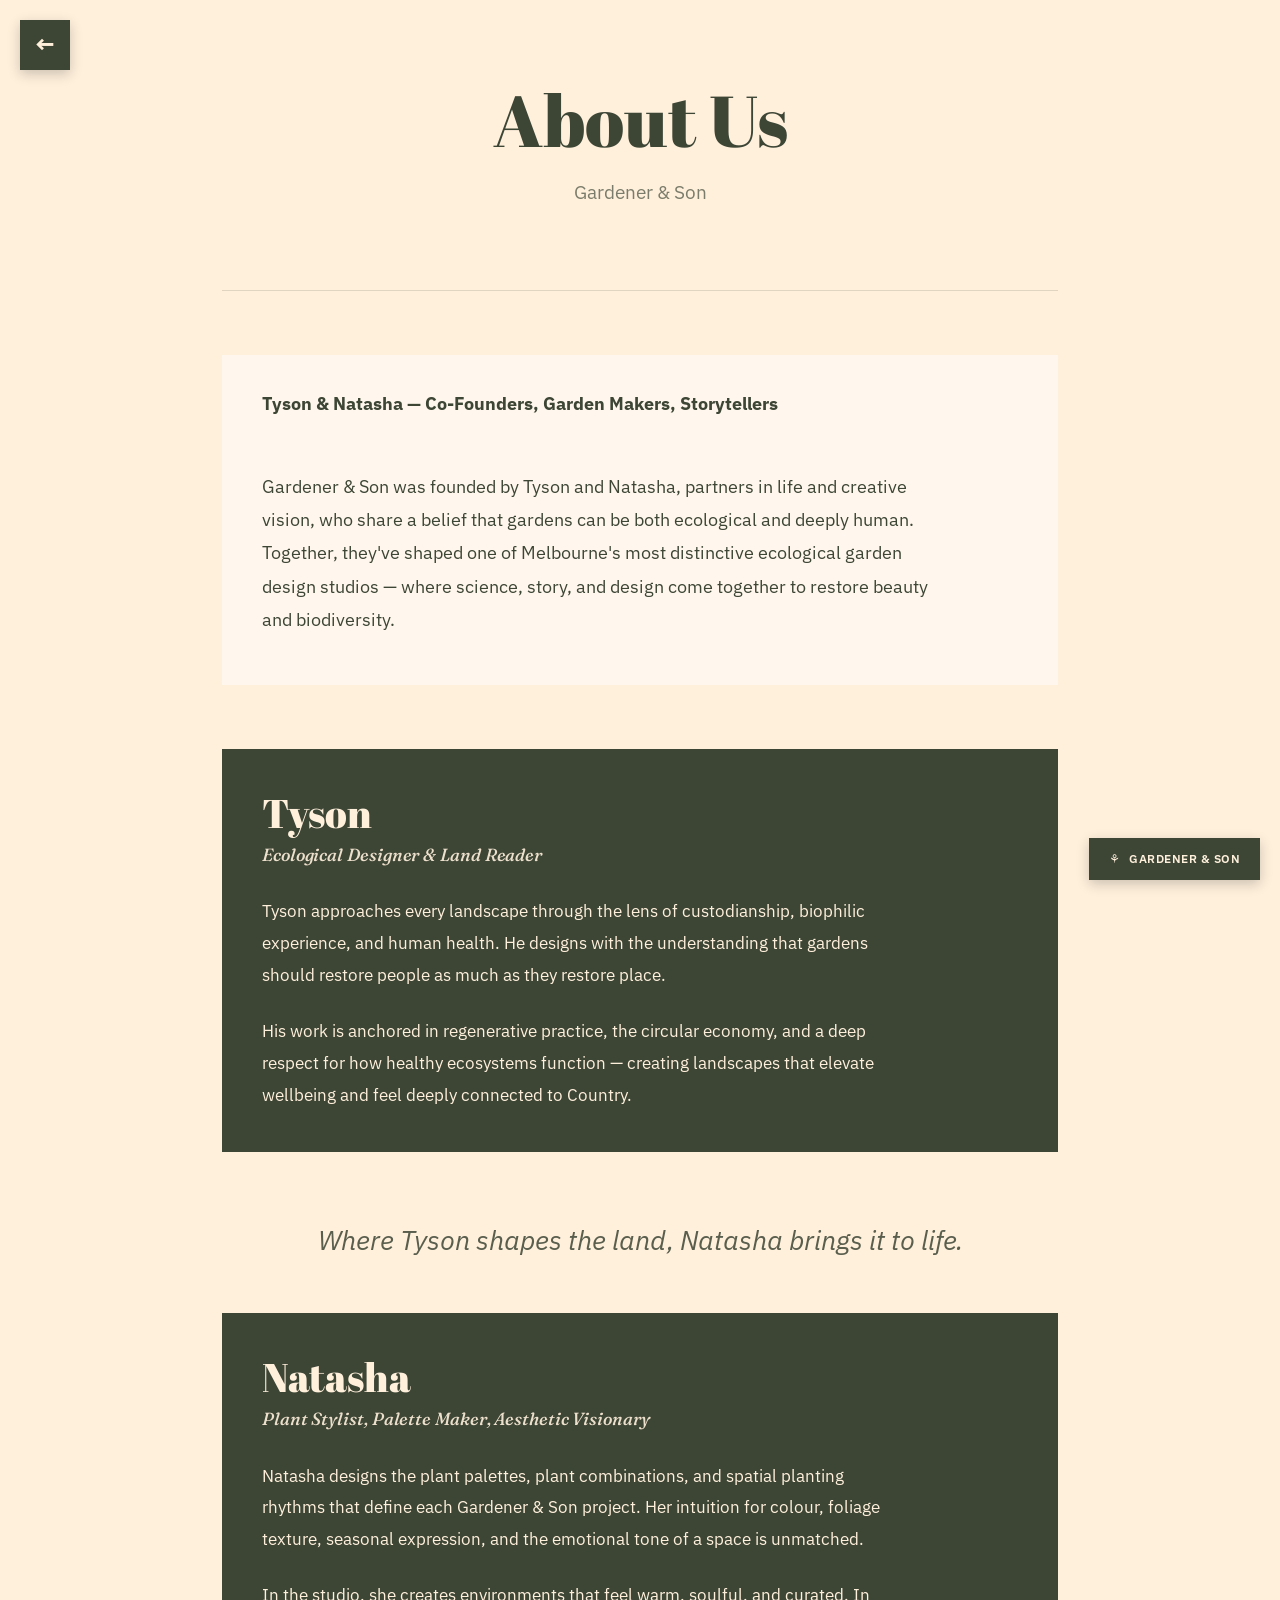
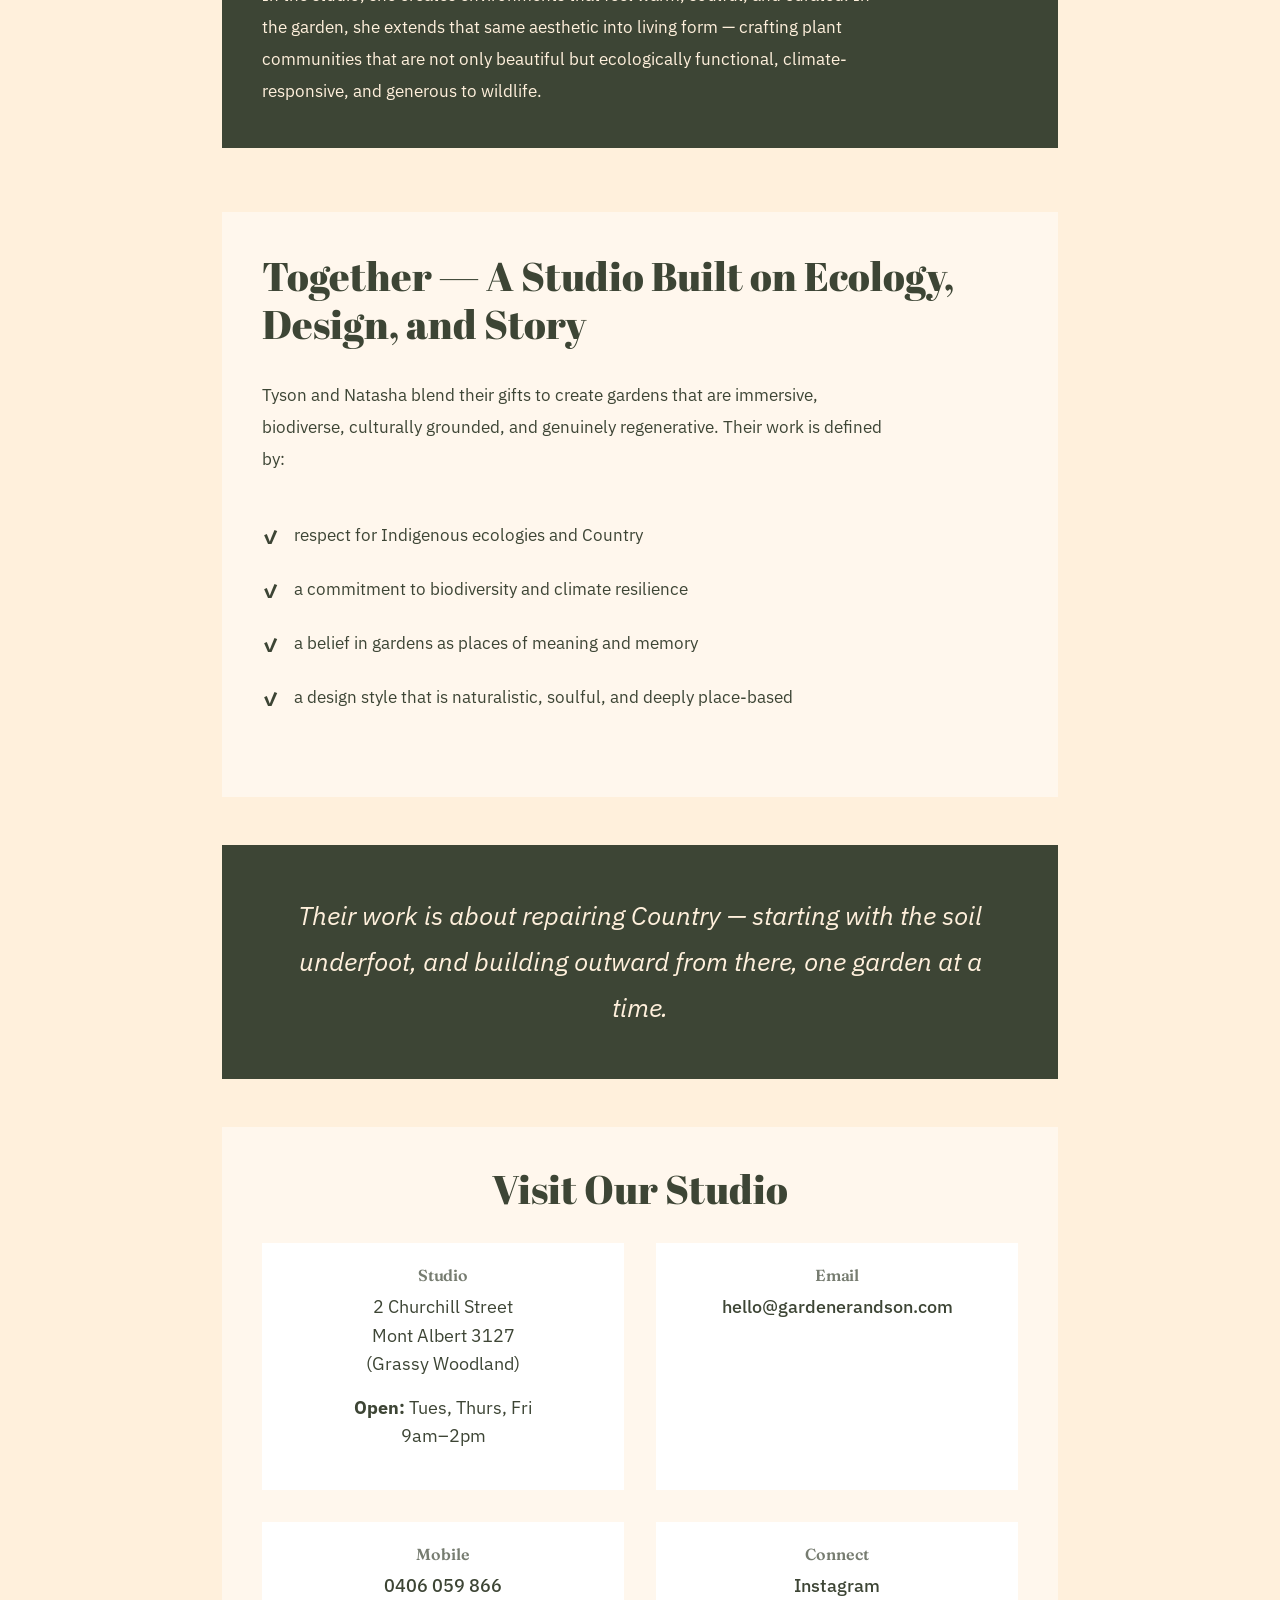
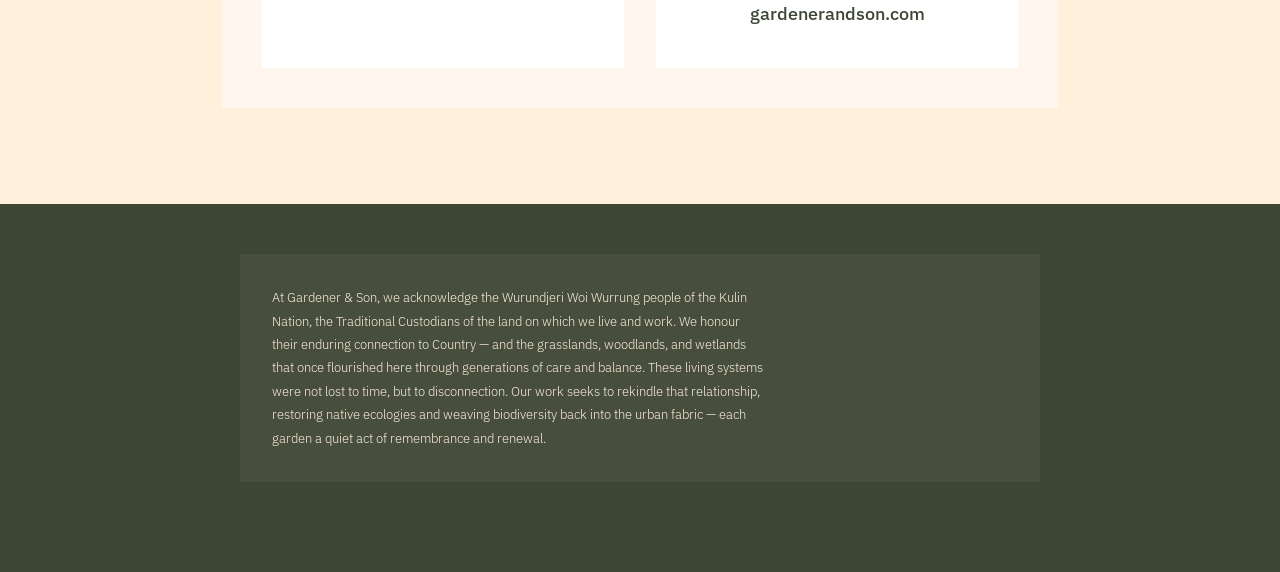
<file: about.html>
<!DOCTYPE html>
<html lang="en">
<head>
  <meta charset="UTF-8"/>
  <meta name="viewport" content="width=device-width, initial-scale=1.0"/>
  
  <!-- PWA Configuration -->
  <link rel="manifest" href="manifest.json">
  <meta name="theme-color" content="#3d4535">
  <meta name="apple-mobile-web-app-capable" content="yes">
  <meta name="apple-mobile-web-app-status-bar-style" content="black-translucent">
  <meta name="apple-mobile-web-app-title" content="Ecological Garden">
  <link rel="apple-touch-icon" href="icon-192.png">
  <link rel="icon" type="image/png" sizes="32x32" href="favicon.png">

  <title>About Us | Gardener & Son</title>
  <link rel="stylesheet" href="/assets/brand.css">
  <style>
    .container { max-width: 900px; }

    .intro {
      background: rgba(255, 255, 255, 0.5);
      padding: 2rem 2.5rem;
      margin-bottom: 4rem;
      font-size: 1.1rem;
      line-height: 1.9;
    }

    .profile {
      margin-bottom: 4rem;
      padding: 2.5rem;
      background-color: var(--green);
      color: var(--beige);
    }

    .profile h2 {
      font-family: var(--font-hero);
      font-size: clamp(1.8rem, 5vw, 2.5rem);
      margin-bottom: 0.5rem;
      letter-spacing: 0;
      line-height: 1.2;
    }

    .profile h3 { font-size: 1.1rem; font-weight: 500; margin-bottom: 2rem; opacity: 0.9; font-style: italic; }
    .profile p { font-size: 1.05rem; line-height: 1.9; margin-bottom: 1.5rem; }
    .profile p:last-child { margin-bottom: 0; }

    .transition-text {
      text-align: center;
      font-size: clamp(1.3rem, 3vw, 1.7rem);
      font-style: italic;
      color: var(--ink);
      margin: 3rem 0;
      padding: 0 2rem;
      opacity: 0.85;
    }

    .together {
      background: rgba(255, 255, 255, 0.5);
      padding: 2.5rem;
      margin-bottom: 3rem;
    }

    .together h2 {
      font-family: var(--font-hero);
      font-size: clamp(1.8rem, 5vw, 2.5rem);
      color: var(--ink);
      margin-bottom: 2rem;
      letter-spacing: 0;
      line-height: 1.2;
    }

    .together p { font-size: 1.05rem; line-height: 1.9; margin-bottom: 1.5rem; }
    .together ul { list-style: none; padding: 0; margin: 2rem 0; }

    .together ul li {
      font-size: 1.05rem;
      line-height: 1.8;
      padding: 0.75rem 0 0.75rem 2rem;
      position: relative;
    }

    .together ul li::before {
      content: "✓";
      position: absolute;
      left: 0;
      color: var(--ink);
      font-weight: bold;
      font-size: 1.2rem;
    }

    .vision {
      text-align: center;
      padding: 3rem 2rem;
      background-color: var(--green);
      color: var(--beige);
      margin-bottom: 3rem;
    }

    .vision p {
      font-size: clamp(1.2rem, 3vw, 1.6rem);
      line-height: 1.8;
      font-style: italic;
      max-width: 700px;
      margin: 0 auto;
    }

    .contact-info-section {
      background: rgba(255, 255, 255, 0.5);
      padding: 2.5rem;
      margin-bottom: 3rem;
      text-align: center;
    }

    .contact-info-section h2 {
      font-family: var(--font-hero);
      font-size: clamp(1.8rem, 5vw, 2.5rem);
      color: var(--ink);
      margin-bottom: 2rem;
      letter-spacing: 0;
    }

    .contact-details {
      display: grid;
      grid-template-columns: repeat(auto-fit, minmax(250px, 1fr));
      gap: 2rem;
      margin-top: 2rem;
    }

    .contact-item { padding: 1.5rem; background: white; }
    .contact-item h3 { font-size: 1rem; font-weight: 600; margin-bottom: 0.5rem; opacity: 0.7; }
    .contact-item p { font-size: 1.1rem; line-height: 1.6; }
    .contact-item a { color: var(--ink); text-decoration: none; font-weight: 500; }
    .contact-item a:hover { opacity: 0.7; }

    @media (max-width: 768px) {
      .intro, .profile, .together, .contact-info-section { padding: 1.5rem; }
      .profile h3 { font-size: 1rem; }
      .transition-text { font-size: 1.2rem; margin: 2rem 0; }
      .contact-details { grid-template-columns: 1fr; gap: 1rem; }
    }

    @media (max-width: 480px) {
      .intro, .profile, .together, .contact-info-section { padding: 1.2rem; }
      .transition-text { font-size: 1.1rem; }
    }
  </style>
</head>
<body>
  <a href="index.html" class="back-button">←</a>
  <a href="https://www.gardenerandson.com" target="_blank" class="brand-badge">Gardener & Son</a>

  <div class="container">
    <div class="hero">
      <h1>About Us</h1>
      <p class="subtitle">Gardener & Son</p>
    </div>

    <div class="intro">
      <p><strong>Tyson & Natasha — Co-Founders, Garden Makers, Storytellers</strong></p><br>
      <p>Gardener & Son was founded by Tyson and Natasha, partners in life and creative vision, who share a belief that gardens can be both ecological and deeply human. Together, they've shaped one of Melbourne's most distinctive ecological garden design studios — where science, story, and design come together to restore beauty and biodiversity.</p>
    </div>

    <div class="profile">
      <h2>Tyson</h2>
      <h3>Ecological Designer & Land Reader</h3>
      <p>Tyson approaches every landscape through the lens of custodianship, biophilic experience, and human health. He designs with the understanding that gardens should restore people as much as they restore place.</p>
      <p>His work is anchored in regenerative practice, the circular economy, and a deep respect for how healthy ecosystems function — creating landscapes that elevate wellbeing and feel deeply connected to Country.</p>
    </div>

    <p class="transition-text">Where Tyson shapes the land, Natasha brings it to life.</p>

    <div class="profile">
      <h2>Natasha</h2>
      <h3>Plant Stylist, Palette Maker, Aesthetic Visionary</h3>
      <p>Natasha designs the plant palettes, plant combinations, and spatial planting rhythms that define each Gardener & Son project. Her intuition for colour, foliage texture, seasonal expression, and the emotional tone of a space is unmatched.</p>
      <p>In the studio, she creates environments that feel warm, soulful, and curated. In the garden, she extends that same aesthetic into living form — crafting plant communities that are not only beautiful but ecologically functional, climate-responsive, and generous to wildlife.</p>
    </div>

    <div class="together">
      <h2>Together — A Studio Built on Ecology, Design, and Story</h2>
      <p>Tyson and Natasha blend their gifts to create gardens that are immersive, biodiverse, culturally grounded, and genuinely regenerative. Their work is defined by:</p>
      <ul>
        <li>respect for Indigenous ecologies and Country</li>
        <li>a commitment to biodiversity and climate resilience</li>
        <li>a belief in gardens as places of meaning and memory</li>
        <li>a design style that is naturalistic, soulful, and deeply place-based</li>
      </ul>
    </div>

    <div class="vision">
      <p>Their work is about repairing Country — starting with the soil underfoot, and building outward from there, one garden at a time.</p>
    </div>

    <div class="contact-info-section">
      <h2>Visit Our Studio</h2>
      <div class="contact-details">
        <div class="contact-item">
          <h3>Studio</h3>
          <p>2 Churchill Street<br>Mont Albert 3127<br>(Grassy Woodland)</p>
          <p><strong>Open:</strong> Tues, Thurs, Fri<br>9am–2pm</p>
          
        </div>
        <div class="contact-item">
          <h3>Email</h3>
          <p><a href="mailto:hello@gardenerandson.com">hello@gardenerandson.com</a></p>
        </div>
        <div class="contact-item">
          <h3>Mobile</h3>
          <p><a href="tel:0406059866">0406 059 866</a></p>
        </div>
        <div class="contact-item">
          <h3>Connect</h3>
          <p>
            <a href="https://www.instagram.com/gardenerandson/" target="_blank">Instagram</a><br>
            <a href="https://www.gardenerandson.com" target="_blank">gardenerandson.com</a>
          </p>
        </div>
      </div>
    </div>
  </div>

  <!-- Footer - exact match from evc-map page -->
  <footer id="footer">
    <div class="acknowledgement">
      <p>
        At Gardener & Son, we acknowledge the Wurundjeri Woi Wurrung people of the Kulin Nation, the Traditional Custodians of the land on which we live and work. We honour their enduring connection to Country — and the grasslands, woodlands, and wetlands that once flourished here through generations of care and balance. These living systems were not lost to time, but to disconnection. Our work seeks to rekindle that relationship, restoring native ecologies and weaving biodiversity back into the urban fabric — each garden a quiet act of remembrance and renewal.
      </p>
    </div>
    <p>
</file>
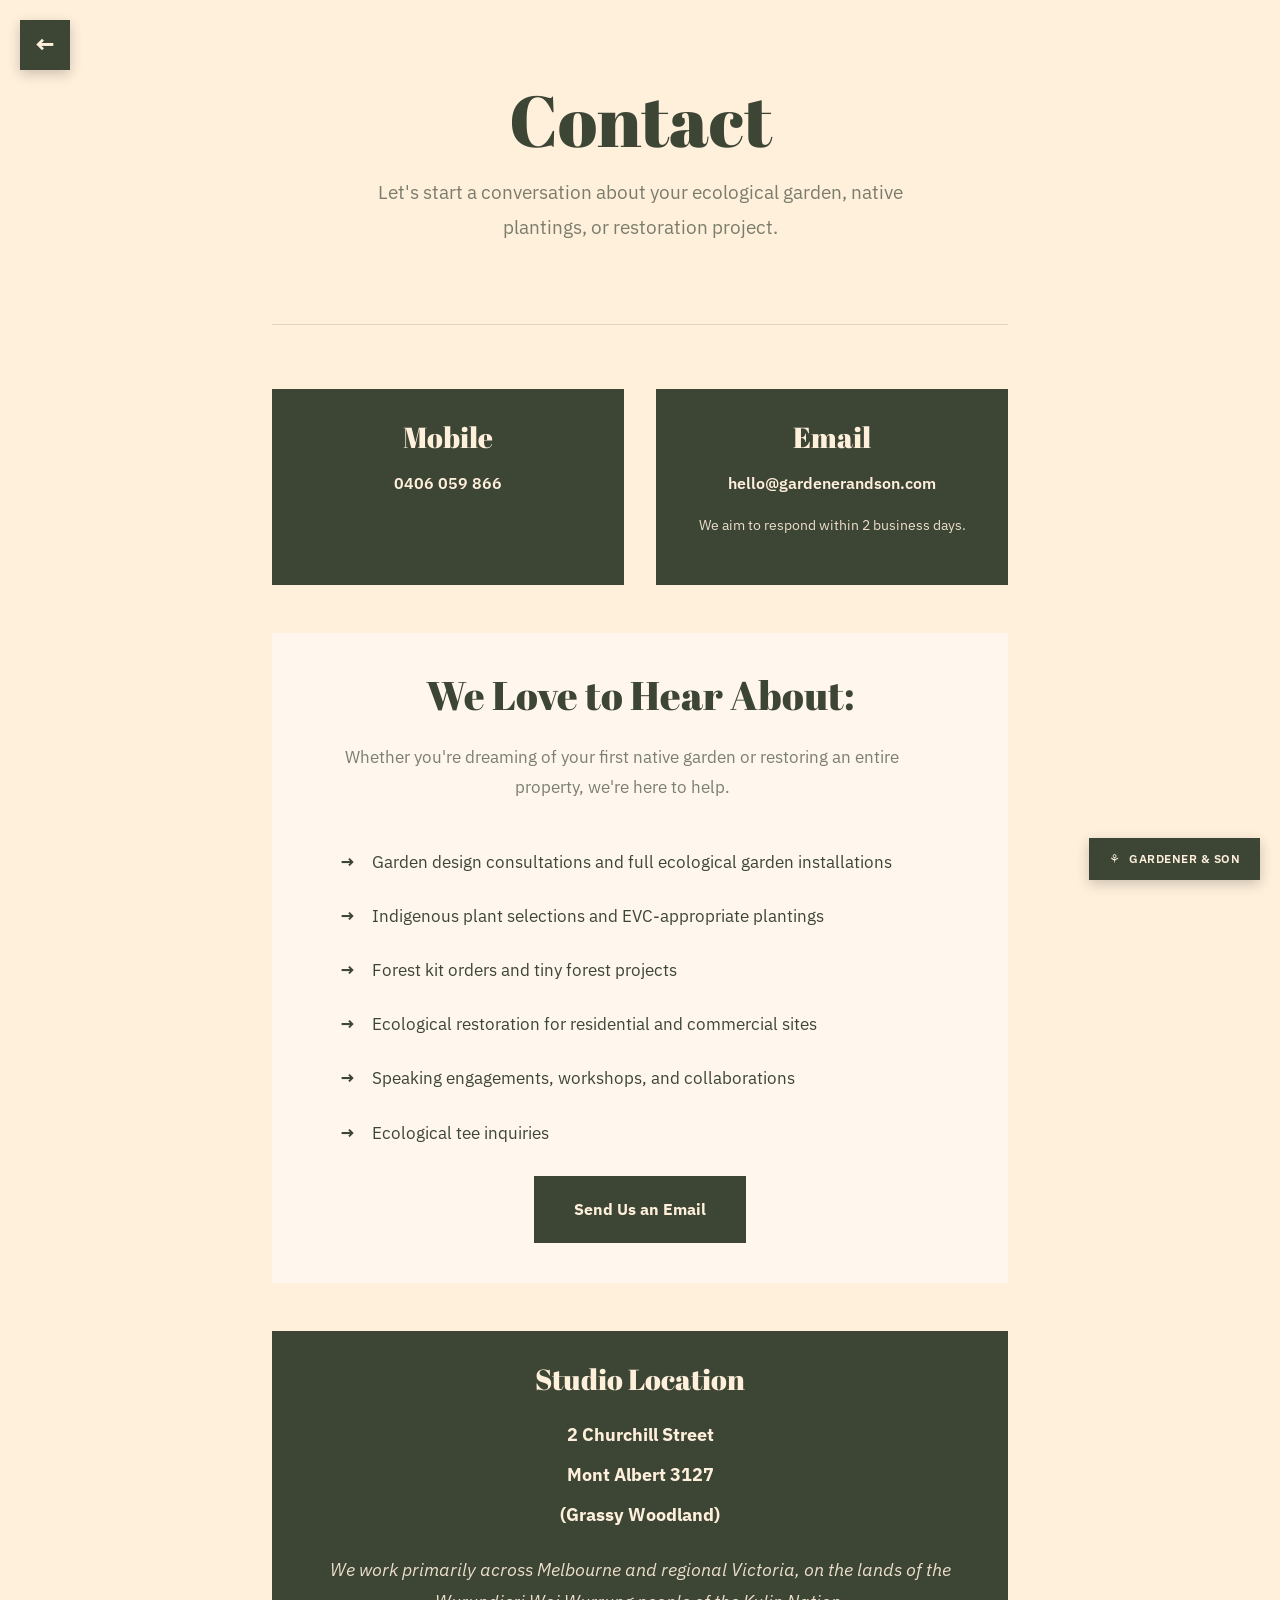
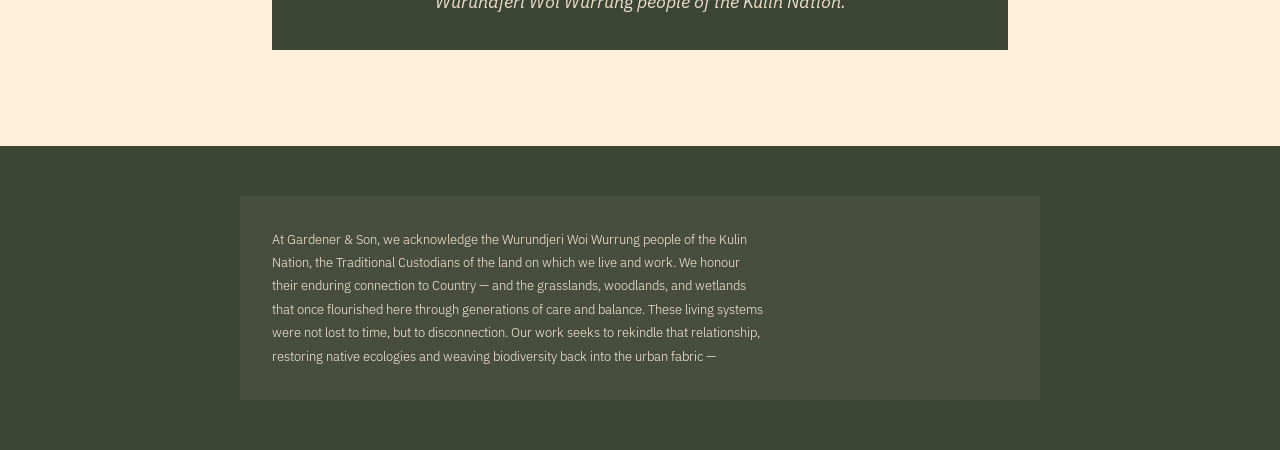
<file: contact.html>
<!DOCTYPE html>
<html lang="en">
<head>
  <meta charset="UTF-8"/>
  <meta name="viewport" content="width=device-width, initial-scale=1.0"/>
  
  <!-- PWA Configuration -->
  <link rel="manifest" href="manifest.json">
  <meta name="theme-color" content="#3d4535">
  <meta name="apple-mobile-web-app-capable" content="yes">
  <meta name="apple-mobile-web-app-status-bar-style" content="black-translucent">
  <meta name="apple-mobile-web-app-title" content="Ecological Garden">
  <link rel="apple-touch-icon" href="icon-192.png">
  <link rel="icon" type="image/png" sizes="32x32" href="favicon.png">

  <title>Contact | Gardener & Son</title>
  <link rel="stylesheet" href="/assets/brand.css">
  <style>
    .contact-grid {
      display: grid;
      grid-template-columns: repeat(auto-fit, minmax(250px, 1fr));
      gap: 2rem;
      margin-bottom: 3rem;
    }

    .contact-card {
      background-color: var(--green);
      color: var(--beige);
      padding: 2rem;
      text-align: center;
    }

    .contact-card h2 {
      font-family: var(--font-hero);
      font-size: 1.8rem;
      margin-bottom: 1rem;
      letter-spacing: 0;
    }

    .contact-card p { font-size: 1rem; line-height: 1.7; margin-bottom: 1rem; }

    .contact-card a {
      color: var(--beige);
      text-decoration: none;
      font-weight: 600;
      transition: opacity 0.3s;
    }

    .contact-card a:hover { opacity: 0.8; }

    .inquiry-section {
      background: rgba(255, 255, 255, 0.5);
      padding: 2.5rem;
      margin-bottom: 3rem;
    }

    .inquiry-section h2 {
      font-family: var(--font-hero);
      font-size: clamp(1.8rem, 5vw, 2.5rem);
      color: var(--ink);
      margin-bottom: 1.5rem;
      text-align: center;
      letter-spacing: 0;
    }

    .inquiry-section p {
      font-size: 1.05rem;
      line-height: 1.8;
      margin-bottom: 2rem;
      text-align: center;
      color: var(--ink-muted);
    }

    .inquiry-list {
      list-style: none;
      padding: 0;
      max-width: 600px;
      margin: 0 auto;
    }

    .inquiry-list li {
      font-size: 1.05rem;
      line-height: 1.8;
      padding: 0.75rem 0 0.75rem 2rem;
      position: relative;
    }

    .inquiry-list li::before {
      content: "→";
      position: absolute;
      left: 0;
      color: var(--ink);
      font-weight: bold;
    }

    .email-button {
      display: inline-block;
      padding: 1.2rem 2.5rem;
      background-color: var(--green);
      color: var(--beige);
      text-decoration: none;
      font-weight: 700;
      font-size: 1rem;
      transition: all 0.3s ease;
      margin-top: 1rem;
    }

    .email-button:hover {
      transform: scale(1.05);
      box-shadow: 0 8px 25px rgba(61, 69, 53, 0.25);
    }

    .location-info {
      text-align: center;
      padding: 2rem;
      background-color: var(--green);
      color: var(--beige);
      margin-bottom: 3rem;
    }

    .location-info h2 {
      font-family: var(--font-hero);
      font-size: 1.8rem;
      margin-bottom: 1.5rem;
      letter-spacing: 0;
    }

    .location-info p { font-size: 1.1rem; line-height: 1.8; margin-bottom: 0.5rem; }
    .location-info p:last-child { margin-bottom: 0; font-style: italic; opacity: 0.9; }

    @media (max-width: 768px) {
      .contact-card, .inquiry-section, .location-info { padding: 1.5rem; }
      .contact-grid { grid-template-columns: 1fr; }
    }

    @media (max-width: 480px) {
      .contact-card, .inquiry-section, .location-info { padding: 1.2rem; }
      .email-button { padding: 1rem 2rem; font-size: 0.95rem; }
    }
  </style>
</head>
<body>
  <a href="index.html" class="back-button">←</a>
  <a href="https://www.gardenerandson.com" target="_blank" class="brand-badge">Gardener & Son</a>

  <div class="container">
    <div class="hero">
      <h1>Contact</h1>
      <p class="subtitle">Let's start a conversation about your ecological garden, native plantings, or restoration project.</p>
    </div>

    <div class="contact-grid">
      <div class="contact-card">
        <h2>Mobile</h2>
        <p><a href="tel:0406059866">0406 059 866</a></p>
      </div>

      <div class="contact-card">
        <h2>Email</h2>
        <p><a href="mailto:hello@gardenerandson.com">hello@gardenerandson.com</a></p>
        <p style="font-size: 0.9rem; opacity: 0.9; margin-top: 1rem;">We aim to respond within 2 business days.</p>
      </div>
    </div>

    <div class="inquiry-section">
      <h2>We Love to Hear About:</h2>
      <p>Whether you're dreaming of your first native garden or restoring an entire property, we're here to help.</p>
      <ul class="inquiry-list">
        <li>Garden design consultations and full ecological garden installations</li>
        <li>Indigenous plant selections and EVC-appropriate plantings</li>
        <li>Forest kit orders and tiny forest projects</li>
        <li>Ecological restoration for residential and commercial sites</li>
        <li>Speaking engagements, workshops, and collaborations</li>
        <li>Ecological tee inquiries</li>
      </ul>
      <div style="text-align: center;">
        <a href="mailto:hello@gardenerandson.com?subject=Garden Inquiry from Find %26 Grow" class="email-button">Send Us an Email</a>
      </div>
    </div>

    <div class="location-info">
      <h2>Studio Location</h2>
      <p><strong>2 Churchill Street</strong></p>
      <p><strong>Mont Albert 3127</strong></p>
      <p><strong>(Grassy Woodland)</strong></p>
      <p style="margin-top: 1.5rem;">We work primarily across Melbourne and regional Victoria, on the lands of the Wurundjeri Woi Wurrung people of the Kulin Nation.</p>
    </div>
  </div>

  <!-- Footer - exact match from evc-map page -->
  <footer id="footer">
    <div class="acknowledgement">
      <p>
        At Gardener & Son, we acknowledge the Wurundjeri Woi Wurrung people of the Kulin Nation, the Traditional Custodians of the land on which we live and work. We honour their enduring connection to Country — and the grasslands, woodlands, and wetlands that once flourished here through generations of care and balance. These living systems were not lost to time, but to disconnection. Our work seeks to rekindle that relationship, restoring native ecologies and weaving biodiversity back into the urban fabric —
</file>
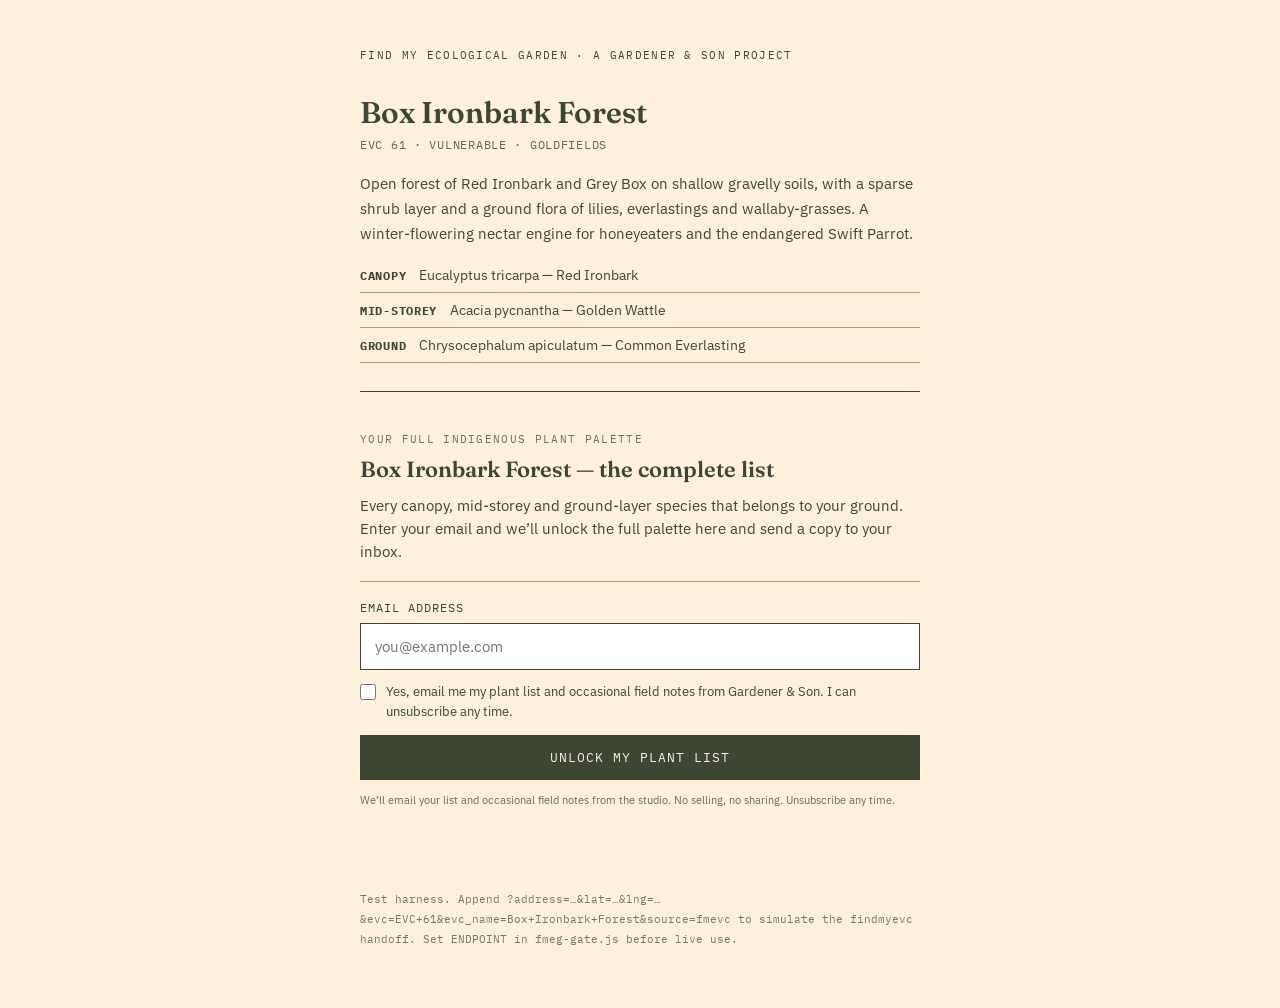
<file: gate-test.html>
<!DOCTYPE html>
<html lang="en">
<head>
<meta charset="UTF-8">
<meta name="viewport" content="width=device-width, initial-scale=1">
<title>Gate test — Find My Ecological Garden</title>
<link rel="preconnect" href="https://fonts.googleapis.com">
<link href="https://fonts.googleapis.com/css2?family=Fraunces:opsz,wght@9..144,400;9..144,600&family=IBM+Plex+Mono:wght@400;500&family=IBM+Plex+Sans:wght@400;500&display=swap" rel="stylesheet">
<style>
  :root { --green:#3d4535; --beige:#fff0dc; --brass:#B49A63; }
  * { box-sizing:border-box; border-radius:0; }
  body { margin:0; background:var(--beige); color:var(--green);
         font-family:'IBM Plex Sans',sans-serif; padding:48px 24px; }
  .wrap { max-width:560px; margin:0 auto; }
  .brandmark { font-family:'IBM Plex Mono',monospace; font-size:11px;
               letter-spacing:.12em; text-transform:uppercase; margin-bottom:32px; }
  h1 { font-family:'Fraunces',serif; font-weight:600; font-size:30px; margin:0 0 6px; }
  .meta { font-family:'IBM Plex Mono',monospace; font-size:12px;
          letter-spacing:.06em; text-transform:uppercase; opacity:.8; margin:0 0 20px; }
  .desc { font-size:15px; line-height:1.65; margin:0 0 12px; }
  .taste { margin:0 0 28px; padding:0; list-style:none; }
  .taste li { font-size:14px; padding:8px 0; border-bottom:1px solid var(--brass); }
  .taste li b { font-family:'IBM Plex Mono',monospace; font-size:12px;
                text-transform:uppercase; letter-spacing:.06em; margin-right:10px; }
  .plants h2 { font-family:'Fraunces',serif; font-size:20px; margin:0 0 14px; }
  .plants ul { list-style:none; padding:0; margin:0 0 22px; }
  .plants li { font-size:14px; padding:7px 0; border-bottom:1px solid rgba(61,69,53,.18); }
  .plants li i { opacity:.75; }
  .layer-label { font-family:'IBM Plex Mono',monospace; font-size:12px;
                 letter-spacing:.1em; text-transform:uppercase; margin:20px 0 6px; }
  .note { margin-top:40px; font-family:'IBM Plex Mono',monospace; font-size:11px;
          line-height:1.8; opacity:.7; }
</style>
</head>
<body>
<div class="wrap">
  <div class="brandmark">Find My Ecological Garden &middot; a Gardener &amp; Son project</div>

  <!-- Open, ungated: give before you gate -->
  <h1 id="evc-name">Box Ironbark Forest</h1>
  <p class="meta" id="evc-meta">EVC 61 &middot; Vulnerable &middot; Goldfields</p>
  <p class="desc">Open forest of Red Ironbark and Grey Box on shallow gravelly soils,
  with a sparse shrub layer and a ground flora of lilies, everlastings and wallaby-grasses.
  A winter-flowering nectar engine for honeyeaters and the endangered Swift Parrot.</p>

  <ul class="taste">
    <li><b>Canopy</b> Eucalyptus tricarpa — Red Ironbark</li>
    <li><b>Mid-storey</b> Acacia pycnantha — Golden Wattle</li>
    <li><b>Ground</b> Chrysocephalum apiculatum — Common Everlasting</li>
  </ul>

  <!-- Gate mounts here; full list renders here after unlock -->
  <div id="modal-plants"></div>

  <p class="note">Test harness. Append ?address=…&amp;lat=…&amp;lng=…&amp;evc=EVC+61&amp;evc_name=Box+Ironbark+Forest&amp;source=fmevc
  to simulate the findmyevc handoff. Set ENDPOINT in fmeg-gate.js before live use.</p>
</div>

<script src="fmeg-gate.js"></script>
<script>
  // Sample data standing in for the live evc-fetch result
  var PLANTS = [
    { layer:'Canopy', name:'Eucalyptus tricarpa', common:'Red Ironbark' },
    { layer:'Canopy', name:'Eucalyptus microcarpa', common:'Grey Box' },
    { layer:'Canopy', name:'Eucalyptus leucoxylon', common:'Yellow Gum' },
    { layer:'Mid-storey', name:'Acacia pycnantha', common:'Golden Wattle' },
    { layer:'Mid-storey', name:'Cassinia arcuata', common:'Drooping Cassinia' },
    { layer:'Mid-storey', name:'Bursaria spinosa', common:'Sweet Bursaria' },
    { layer:'Ground', name:'Chrysocephalum apiculatum', common:'Common Everlasting' },
    { layer:'Ground', name:'Rytidosperma spp.', common:'Wallaby-grasses' },
    { layer:'Ground', name:'Arthropodium strictum', common:'Chocolate Lily' },
    { layer:'Ground', name:'Dianella revoluta', common:'Black-anther Flax-lily' }
  ];

  function renderList(container, plants) {
    var byLayer = {};
    var layerOrder = [];
    plants.forEach(function (p) {
      if (!byLayer[p.layer]) { layerOrder.push(p.layer); byLayer[p.layer] = []; }
      byLayer[p.layer].push(p);
    });
    var html = '<div class="plants"><h2>Your full indigenous palette</h2>';
    layerOrder.forEach(function (layer) {
      html += '<div class="layer-label">' + layer + '</div><ul>';
      byLayer[layer].forEach(function (p) {
        html += '<li><i>' + p.name + '</i>' + (p.common ? ' — ' + p.common : '') + '</li>';
      });
      html += '</ul>';
    });
    html += '</div>';
    container.innerHTML = html;
  }

  FMEGGate.mount({
    container: document.getElementById('modal-plants'),
    evcCode: FMEGGate.handoff.evcCode || 'EVC 61',
    evcName: FMEGGate.handoff.evcName || 'Box Ironbark Forest',
    plants: PLANTS,
    renderList: renderList
  });
</script>
</body>
</html>
</file>
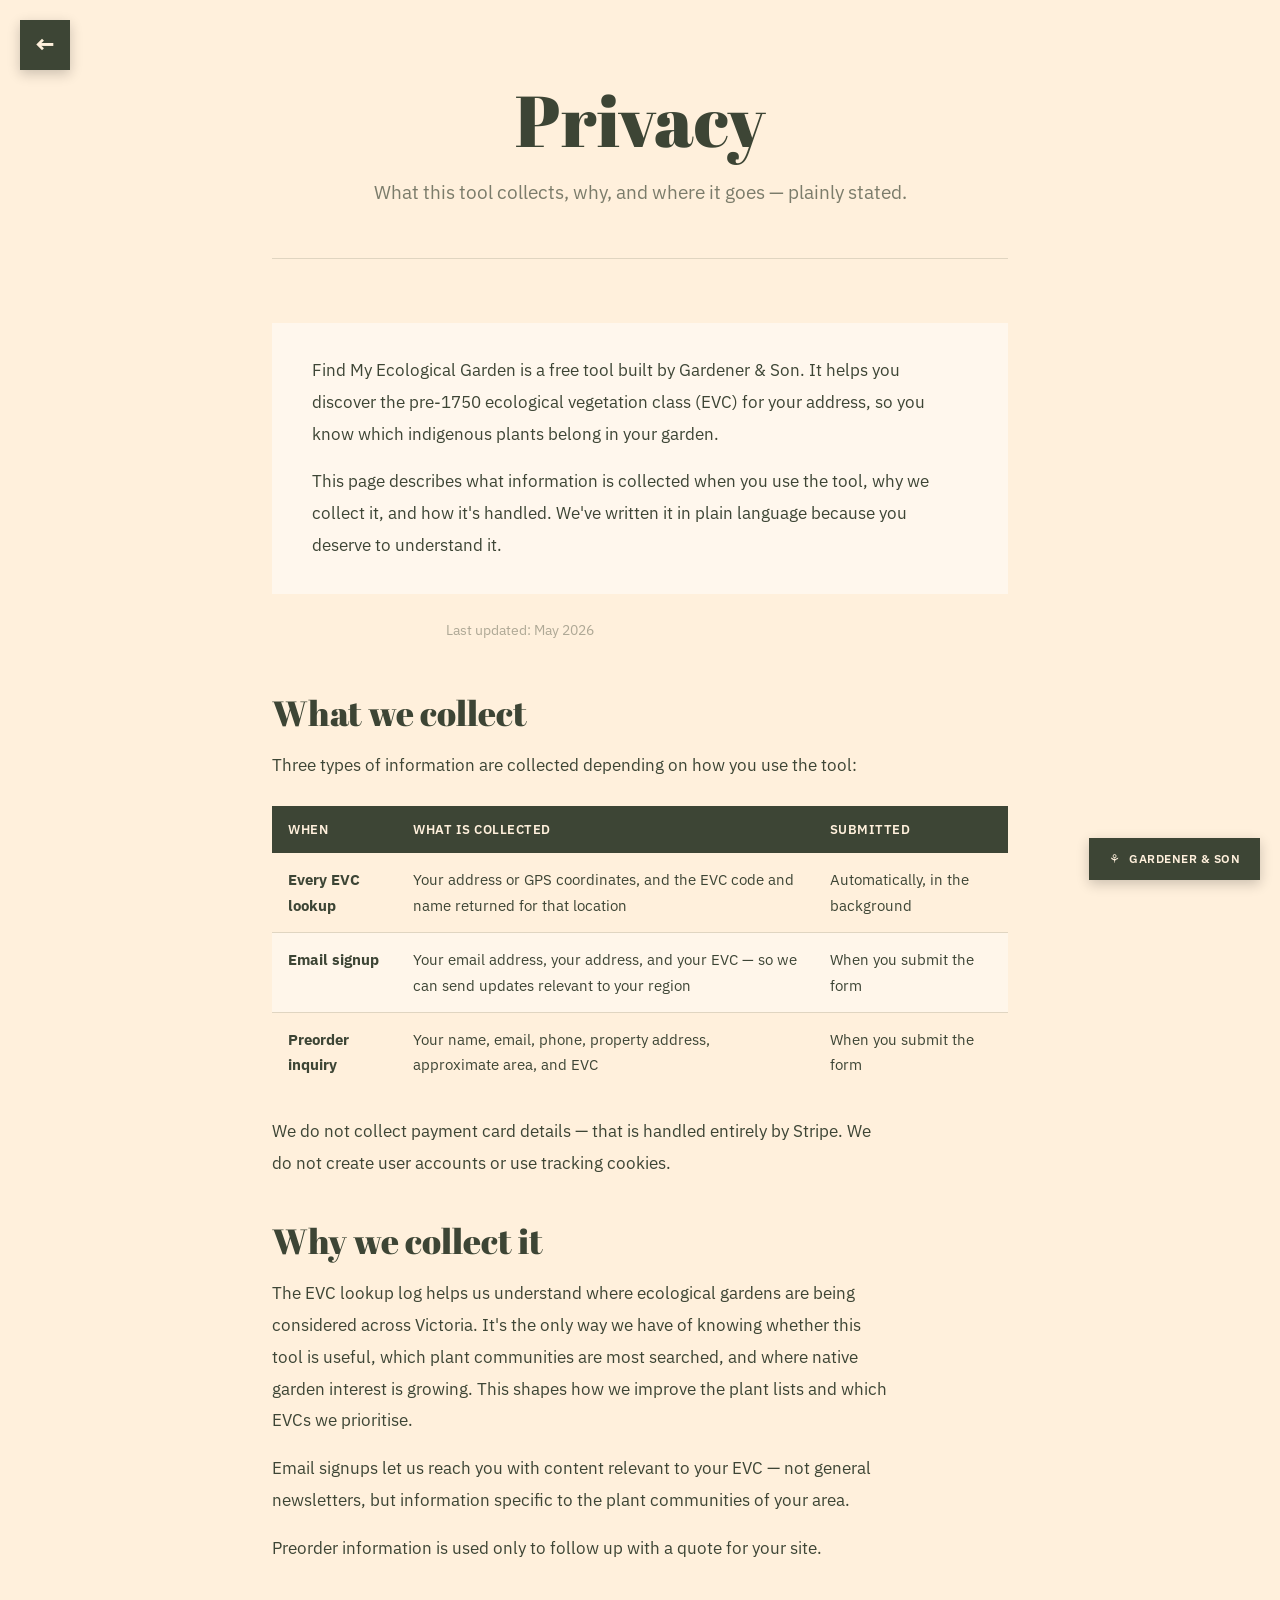
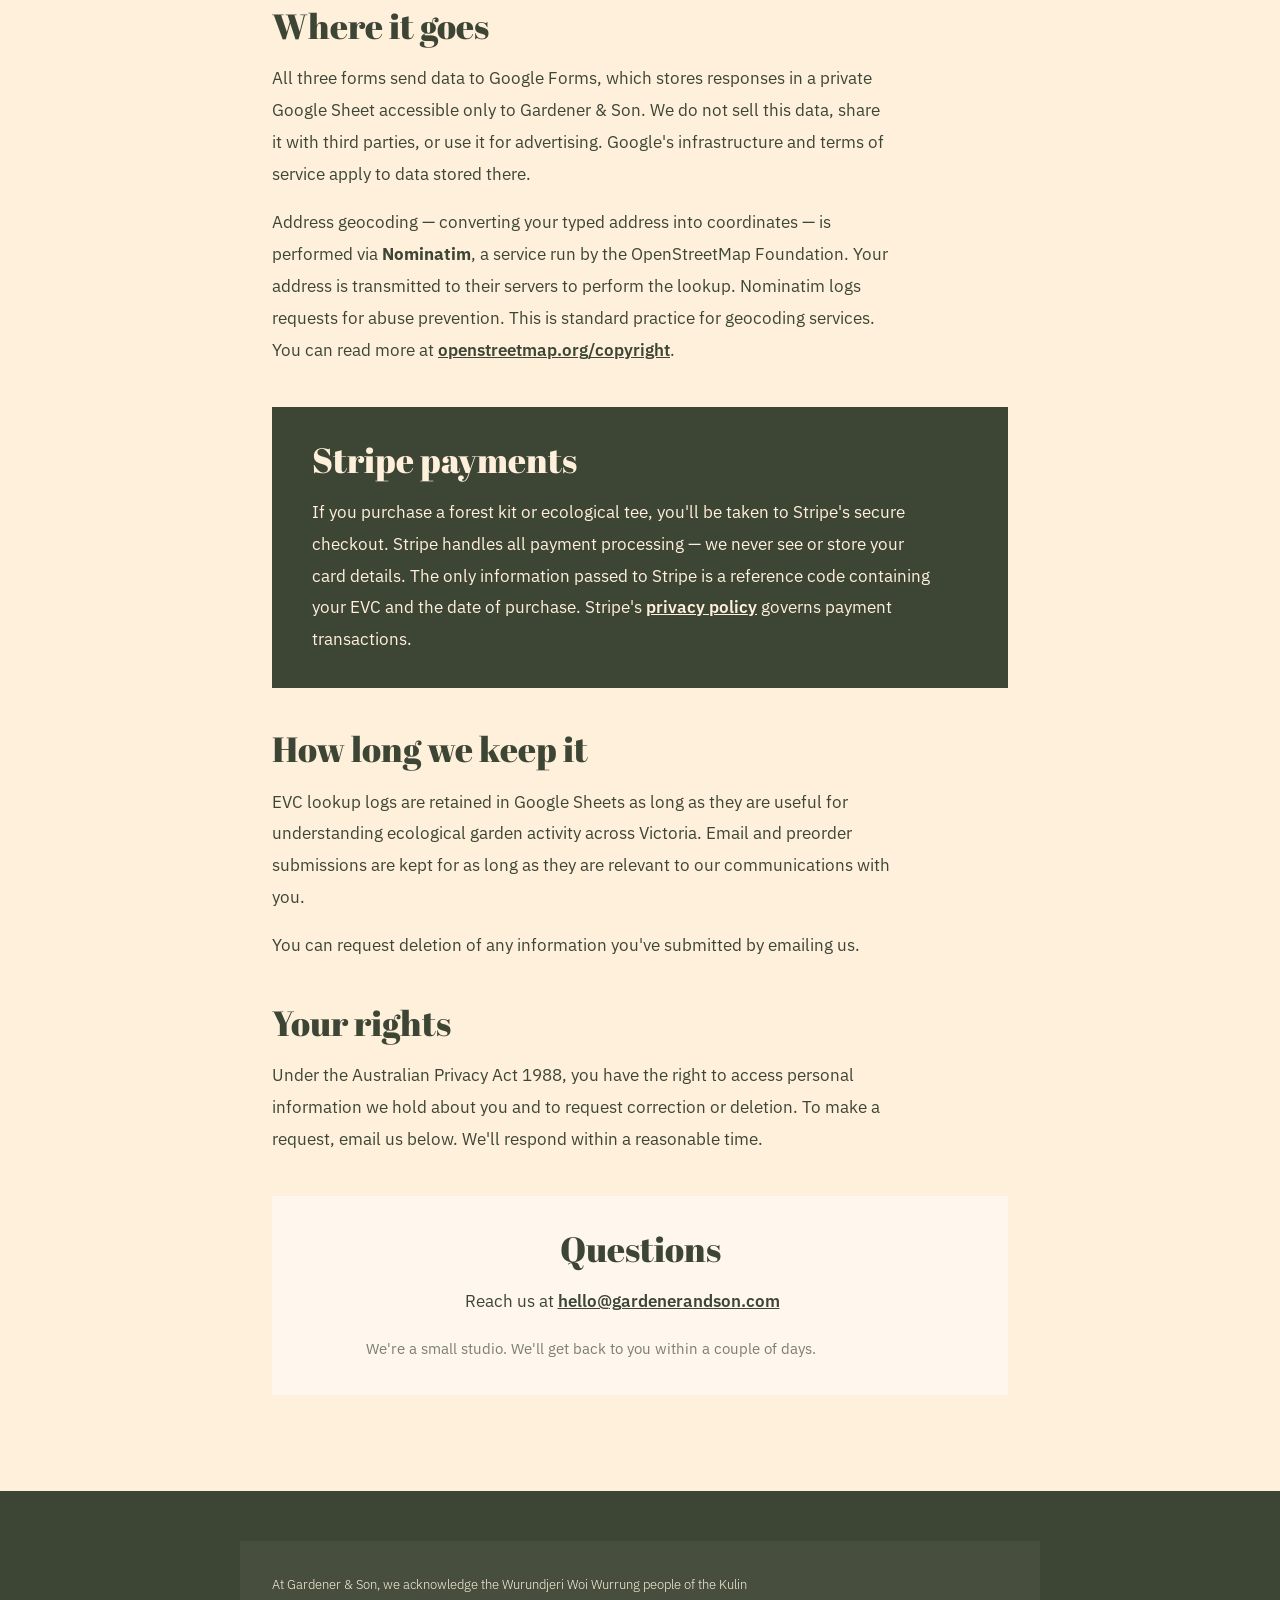
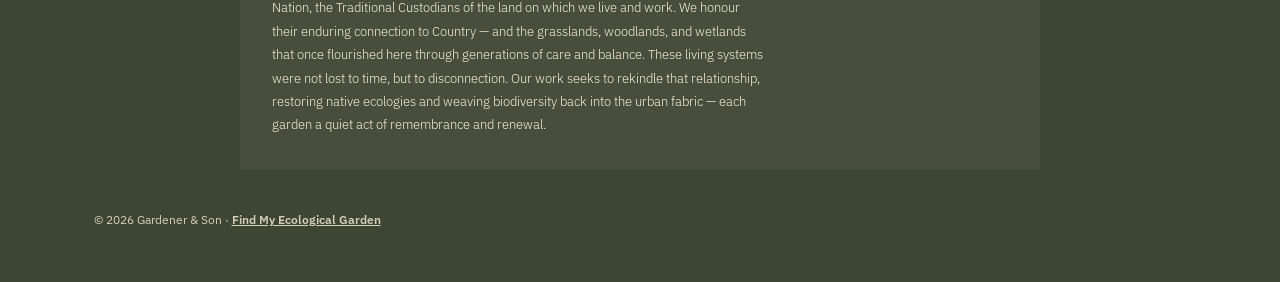
<file: privacy.html>
<!DOCTYPE html>
<html lang="en">
<head>
  <meta charset="UTF-8"/>
  <meta name="viewport" content="width=device-width, initial-scale=1.0"/>

  <!-- PWA Configuration -->
  <link rel="manifest" href="manifest.json">
  <meta name="theme-color" content="#3d4535">
  <meta name="apple-mobile-web-app-capable" content="yes">
  <meta name="apple-mobile-web-app-status-bar-style" content="black-translucent">
  <meta name="apple-mobile-web-app-title" content="Ecological Garden">
  <link rel="apple-touch-icon" href="icon-192.png">
  <link rel="icon" type="image/png" sizes="32x32" href="favicon.png">

  <title>Privacy | Find My Ecological Garden</title>
  <link rel="stylesheet" href="/assets/brand.css">
  <style>
    .intro {
      background: rgba(255, 255, 255, 0.5);
      padding: 2rem 2.5rem;
      margin-bottom: 1.5rem;
      font-size: 1.05rem;
      line-height: 1.9;
    }

    .intro p { margin-bottom: 1rem; }
    .intro p:last-child { margin-bottom: 0; }

    .updated {
      font-size: 0.85rem;
      color: var(--ink-faint);
      text-align: center;
      margin-bottom: 3rem;
    }

    .section {
      padding: 0;
      margin-bottom: 2.5rem;
    }

    h2 {
      font-family: var(--font-hero);
      font-size: clamp(1.6rem, 4vw, 2.2rem);
      color: var(--ink);
      margin-bottom: 1rem;
      letter-spacing: 0;
      line-height: 1.2;
    }

    p { font-size: 1.05rem; line-height: 1.9; margin-bottom: 1rem; }
    p:last-child { margin-bottom: 0; }

    a { color: var(--ink); font-weight: 600; }
    a:hover { opacity: 0.7; }

    .data-table {
      width: 100%;
      border-collapse: collapse;
      margin: 1.5rem 0;
      font-size: 0.95rem;
    }

    .data-table th {
      background-color: var(--green);
      color: var(--beige);
      padding: 0.75rem 1rem;
      text-align: left;
      font-weight: 600;
      font-size: 0.8rem;
      text-transform: uppercase;
      letter-spacing: 0.5px;
    }

    .data-table td {
      padding: 0.85rem 1rem;
      border-bottom: 1px solid var(--rule);
      vertical-align: top;
      line-height: 1.7;
    }

    .data-table tr:last-child td { border-bottom: none; }
    .data-table tr:nth-child(even) td { background-color: rgba(255, 255, 255, 0.4); }

    .dark-card {
      background-color: var(--green);
      color: var(--beige);
      padding: 2rem 2.5rem;
      margin-bottom: 2.5rem;
    }

    .dark-card h2 { color: var(--beige); margin-bottom: 1rem; }
    .dark-card p { color: var(--beige); }
    .dark-card a { color: var(--beige); }

    .contact-card {
      background: rgba(255, 255, 255, 0.5);
      padding: 2rem 2.5rem;
      margin-bottom: 3rem;
      text-align: center;
    }

    .contact-card h2 { margin-bottom: 1rem; }
    .contact-card .note { margin-top: 1rem; font-size: 0.95rem; color: var(--ink-muted); }

    @media (max-width: 768px) {
      .intro, .dark-card, .contact-card { padding: 1.5rem; }
      .data-table { font-size: 0.88rem; }
      .data-table th, .data-table td { padding: 0.6rem 0.75rem; }
    }

    @media (max-width: 480px) {
      .intro, .dark-card, .contact-card { padding: 1.2rem; }
      .data-table { display: block; overflow-x: auto; }
    }
  </style>
</head>
<body>
  <a href="index.html" class="back-button">←</a>
  <a href="https://www.gardenerandson.com" target="_blank" class="brand-badge">Gardener & Son</a>

  <div class="container">
    <div class="hero">
      <h1>Privacy</h1>
      <p class="subtitle">What this tool collects, why, and where it goes — plainly stated.</p>
    </div>

    <div class="intro">
      <p>Find My Ecological Garden is a free tool built by Gardener & Son. It helps you discover the pre-1750 ecological vegetation class (EVC) for your address, so you know which indigenous plants belong in your garden.</p>
      <p>This page describes what information is collected when you use the tool, why we collect it, and how it's handled. We've written it in plain language because you deserve to understand it.</p>
    </div>

    <p class="updated">Last updated: May 2026</p>

    <div class="section">
      <h2>What we collect</h2>
      <p>Three types of information are collected depending on how you use the tool:</p>

      <table class="data-table">
        <thead>
          <tr>
            <th>When</th>
            <th>What is collected</th>
            <th>Submitted</th>
          </tr>
        </thead>
        <tbody>
          <tr>
            <td><strong>Every EVC lookup</strong></td>
            <td>Your address or GPS coordinates, and the EVC code and name returned for that location</td>
            <td>Automatically, in the background</td>
          </tr>
          <tr>
            <td><strong>Email signup</strong></td>
            <td>Your email address, your address, and your EVC — so we can send updates relevant to your region</td>
            <td>When you submit the form</td>
          </tr>
          <tr>
            <td><strong>Preorder inquiry</strong></td>
            <td>Your name, email, phone, property address, approximate area, and EVC</td>
            <td>When you submit the form</td>
          </tr>
        </tbody>
      </table>

      <p>We do not collect payment card details — that is handled entirely by Stripe. We do not create user accounts or use tracking cookies.</p>
    </div>

    <div class="section">
      <h2>Why we collect it</h2>
      <p>The EVC lookup log helps us understand where ecological gardens are being considered across Victoria. It's the only way we have of knowing whether this tool is useful, which plant communities are most searched, and where native garden interest is growing. This shapes how we improve the plant lists and which EVCs we prioritise.</p>
      <p>Email signups let us reach you with content relevant to your EVC — not general newsletters, but information specific to the plant communities of your area.</p>
      <p>Preorder information is used only to follow up with a quote for your site.</p>
    </div>

    <div class="section">
      <h2>Where it goes</h2>
      <p>All three forms send data to Google Forms, which stores responses in a private Google Sheet accessible only to Gardener & Son. We do not sell this data, share it with third parties, or use it for advertising. Google's infrastructure and terms of service apply to data stored there.</p>
      <p>Address geocoding — converting your typed address into coordinates — is performed via <strong>Nominatim</strong>, a service run by the OpenStreetMap Foundation. Your address is transmitted to their servers to perform the lookup. Nominatim logs requests for abuse prevention. This is standard practice for geocoding services. You can read more at <a href="https://www.openstreetmap.org/copyright" target="_blank">openstreetmap.org/copyright</a>.</p>
    </div>

    <div class="dark-card">
      <h2>Stripe payments</h2>
      <p>If you purchase a forest kit or ecological tee, you'll be taken to Stripe's secure checkout. Stripe handles all payment processing — we never see or store your card details. The only information passed to Stripe is a reference code containing your EVC and the date of purchase. Stripe's <a href="https://stripe.com/en-au/privacy" target="_blank">privacy policy</a> governs payment transactions.</p>
    </div>

    <div class="section">
      <h2>How long we keep it</h2>
      <p>EVC lookup logs are retained in Google Sheets as long as they are useful for understanding ecological garden activity across Victoria. Email and preorder submissions are kept for as long as they are relevant to our communications with you.</p>
      <p>You can request deletion of any information you've submitted by emailing us.</p>
    </div>

    <div class="section">
      <h2>Your rights</h2>
      <p>Under the Australian Privacy Act 1988, you have the right to access personal information we hold about you and to request correction or deletion. To make a request, email us below. We'll respond within a reasonable time.</p>
    </div>

    <div class="contact-card">
      <h2>Questions</h2>
      <p>Reach us at <a href="mailto:hello@gardenerandson.com">hello@gardenerandson.com</a></p>
      <p class="note">We're a small studio. We'll get back to you within a couple of days.</p>
    </div>
  </div>

  <footer id="footer">
    <div class="acknowledgement">
      <p>
        At Gardener & Son, we acknowledge the Wurundjeri Woi Wurrung people of the Kulin Nation, the Traditional Custodians of the land on which we live and work. We honour their enduring connection to Country — and the grasslands, woodlands, and wetlands that once flourished here through generations of care and balance. These living systems were not lost to time, but to disconnection. Our work seeks to rekindle that relationship, restoring native ecologies and weaving biodiversity back into the urban fabric — each garden a quiet act of remembrance and renewal.
      </p>
    </div>
    <p>© 2026 Gardener & Son · <a href="index.html">Find My Ecological Garden</a></p>
  </footer>
</body>
</html>
</file>
<file: assets/brand.css>
/* ==========================================================================
   Gardener & Son — shared brand stylesheet
   findmyecologicalgarden.com
   Tokens + primitives only. No page-specific layout lives here.
   Link from every page as:  <link rel="stylesheet" href="/assets/brand.css">
   ========================================================================== */

/* --------------------------------------------------------------------------
   1. Fonts
   Abril Fatface — hero only, once per page, never below the fold.
   Fraunces      — editorial display (section heads, pull quotes, cards).
   IBM Plex Sans — body.
   IBM Plex Mono — labels, botanical names, numerals, codes.
   -------------------------------------------------------------------------- */
@import url('https://fonts.googleapis.com/css2?family=Abril+Fatface&family=Fraunces:ital,opsz,wght@0,9..144,400;0,9..144,600;1,9..144,400&family=IBM+Plex+Mono:ital,wght@0,400;0,500;1,400&family=IBM+Plex+Sans:ital,wght@0,400;0,500;0,600;1,400&display=swap');

/* --------------------------------------------------------------------------
   2. Tokens
   -------------------------------------------------------------------------- */
:root {
  /* Core palette */
  --green:         #3d4535;   /* Gardener Green */
  --beige:         #fff0dc;   /* Nostalgic Beige */
  --beige-deep:    #f7e8cf;   /* deeper beige for the middle section band */
  --signal:        #7C9A52;   /* Signal Green — the accent role */
  --signal-hover:  #6A8544;
  --brass:         #B49A63;   /* Dry Grass Brass — dividers/accents on LIGHT backgrounds only */

  /* Derived text colours */
  --ink:           var(--green);
  --ink-muted:     rgba(61, 69, 53, 0.68);
  --ink-faint:     rgba(61, 69, 53, 0.42);
  --ink-invert:    var(--beige);
  --ink-invert-muted: rgba(255, 240, 220, 0.70);

  /* Hairlines */
  --rule:          rgba(61, 69, 53, 0.16);
  --rule-invert:   rgba(255, 240, 220, 0.20);
  --wash-invert:   rgba(255, 240, 220, 0.05);

  /* Type */
  --font-hero:     'Abril Fatface', Georgia, serif;
  --font-display:  'Fraunces', Georgia, serif;
  --font-body:     'IBM Plex Sans', system-ui, -apple-system, sans-serif;
  --font-mono:     'IBM Plex Mono', ui-monospace, monospace;

  /* Scale */
  --step--1: clamp(0.78rem, 0.76rem + 0.10vw, 0.84rem);
  --step-0:  clamp(1.00rem, 0.97rem + 0.15vw, 1.09rem);
  --step-1:  clamp(1.22rem, 1.15rem + 0.35vw, 1.45rem);
  --step-2:  clamp(1.55rem, 1.40rem + 0.75vw, 2.10rem);
  --step-3:  clamp(2.00rem, 1.70rem + 1.50vw, 3.10rem);
  --step-4:  clamp(2.60rem, 2.00rem + 3.00vw, 5.20rem);

  /* Space */
  --gap-xs: 0.5rem;
  --gap-s:  1rem;
  --gap-m:  2rem;
  --gap-l:  4rem;
  --gap-xl: 7rem;
  --measure: 62ch;
  --shell: 1180px;

  /* Structural */
  --radius: 0;
  --nav-h: 68px;
}

/* --------------------------------------------------------------------------
   3. Reset + base
   -------------------------------------------------------------------------- */
*, *::before, *::after { margin: 0; padding: 0; box-sizing: border-box; border-radius: var(--radius); }

html { -webkit-text-size-adjust: 100%; scroll-behavior: smooth; }

body {
  background: var(--beige);
  color: var(--ink);
  font-family: var(--font-body);
  font-size: var(--step-0);
  line-height: 1.8;
  -webkit-font-smoothing: antialiased;
  -moz-osx-font-smoothing: grayscale;
}

img, svg { max-width: 100%; display: block; }

:focus-visible {
  outline: 2px solid var(--signal);
  outline-offset: 3px;
}

@media (prefers-reduced-motion: reduce) {
  html { scroll-behavior: auto; }
  *, *::before, *::after {
    animation-duration: 0.01ms !important;
    transition-duration: 0.01ms !important;
  }
}

/* --------------------------------------------------------------------------
   4. Type primitives
   -------------------------------------------------------------------------- */
.hero-title {
  font-family: var(--font-hero);
  font-size: var(--step-4);
  font-weight: 400;
  line-height: 0.98;
  letter-spacing: -0.01em;
  margin: 0;
}

h1, h2, h3, .display {
  font-family: var(--font-display);
  font-weight: 400;
  line-height: 1.12;
  letter-spacing: -0.005em;
  margin: 0 0 var(--gap-s);
}

h1 { font-size: var(--step-3); }
h2 { font-size: var(--step-2); }
h3 { font-size: var(--step-1); }

p { margin: 0 0 var(--gap-s); max-width: var(--measure); }

.lede { font-size: var(--step-1); line-height: 1.45; color: var(--ink-muted); }

em, .accent-italic {
  font-family: var(--font-display);
  font-style: italic;
  color: var(--signal);
  font-weight: 400;
}

.ampersand { font-family: var(--font-display); font-style: italic; color: var(--signal); }

/* Labels, eyebrows, numerals, codes */
.label, .eyebrow, .numeral, .code {
  font-family: var(--font-mono);
  font-size: var(--step--1);
  letter-spacing: 0.14em;
  text-transform: uppercase;
  color: var(--ink-muted);
}

.eyebrow { display: block; margin-bottom: var(--gap-s); }

/* Botanical names — the mono face earns its keep here.
   Genus + species always italic mono, never sentence-cased by CSS. */
.botanical {
  font-family: var(--font-mono);
  font-style: italic;
  letter-spacing: 0;
  text-transform: none;
  color: var(--ink-muted);
}

.common-name {
  font-family: var(--font-body);
  font-weight: 500;
  color: var(--ink);
}

/* --------------------------------------------------------------------------
   5. Section rhythm — light / beige-deep / dark sandwich
   Sections run edge to edge; .shell constrains the content.
   -------------------------------------------------------------------------- */
.section { padding: var(--gap-xl) var(--gap-m); position: relative; }

.section-light      { background: var(--beige); color: var(--ink); }
.section-beige-deep { background: var(--beige-deep); color: var(--ink); }

.section-dark {
  background: var(--green);
  color: var(--ink-invert);
}
.section-dark h1, .section-dark h2, .section-dark h3 { color: var(--ink-invert); }
.section-dark p { color: var(--ink-invert-muted); }
.section-dark .label,
.section-dark .eyebrow,
.section-dark .botanical { color: var(--ink-invert-muted); }
.section-dark hr, .section-dark .rule { background: var(--rule-invert); }

.shell { max-width: var(--shell); margin-inline: auto; }
.shell-narrow { max-width: 72ch; margin-inline: auto; }

/* Noise texture — applied to dark sections, sits under content */
.section-dark::before {
  content: "";
  position: absolute;
  inset: 0;
  pointer-events: none;
  opacity: 0.055;
  background-image: url("data:image/svg+xml,%3Csvg xmlns='http://www.w3.org/2000/svg' width='140' height='140'%3E%3Cfilter id='n'%3E%3CfeTurbulence type='fractalNoise' baseFrequency='0.85' numOctaves='3'/%3E%3C/filter%3E%3Crect width='140' height='140' filter='url(%23n)'/%3E%3C/svg%3E");
}
.section-dark > * { position: relative; z-index: 1; }

/* --------------------------------------------------------------------------
   6. Rules and dividers
   Brass is a divider on light backgrounds only. Never body or label text.
   -------------------------------------------------------------------------- */
hr, .rule {
  border: 0;
  height: 1px;
  background: var(--rule);
  margin: var(--gap-m) 0;
}

.rule-brass { height: 1px; background: var(--brass); border: 0; margin: var(--gap-m) 0; }
.section-dark .rule-brass { background: var(--rule-invert); }

/* --------------------------------------------------------------------------
   7. Buttons
   Primary = Signal Green filled. Secondary = ghost outline.
   -------------------------------------------------------------------------- */
.btn-primary-action,
.btn-secondary-action {
  display: inline-flex;
  align-items: center;
  gap: var(--gap-xs);
  font-family: var(--font-mono);
  font-size: var(--step--1);
  letter-spacing: 0.12em;
  text-transform: uppercase;
  padding: 0.95rem 1.6rem;
  text-decoration: none;
  cursor: pointer;
  border: 1px solid transparent;
  transition: background 160ms ease, color 160ms ease, border-color 160ms ease;
}

.btn-primary-action {
  background: var(--signal);
  color: var(--beige);
  border-color: var(--signal);
}
.btn-primary-action:hover { background: var(--signal-hover); border-color: var(--signal-hover); }

.btn-secondary-action {
  background: transparent;
  color: var(--ink);
  border-color: var(--rule);
}
.btn-secondary-action:hover { border-color: var(--signal); color: var(--signal); }

.section-dark .btn-secondary-action { color: var(--ink-invert); border-color: var(--rule-invert); }
.section-dark .btn-secondary-action:hover { color: var(--signal); border-color: var(--signal); }

/* --------------------------------------------------------------------------
   8. Cards — accent bar on the leading edge
   -------------------------------------------------------------------------- */
.card {
  background: transparent;
  border-top: 2px solid var(--signal);
  padding: var(--gap-m) 0 0;
}
.card + .card { margin-top: var(--gap-m); }

.card-grid {
  display: grid;
  gap: var(--gap-m);
  grid-template-columns: repeat(auto-fit, minmax(260px, 1fr));
}

/* --------------------------------------------------------------------------
   9. Forms — inputs, gate, pre-order
   -------------------------------------------------------------------------- */
input, select, textarea, button { font: inherit; border-radius: var(--radius); }

.field {
  width: 100%;
  padding: 0.9rem 1rem;
  background: transparent;
  border: 1px solid var(--rule);
  color: var(--ink);
  font-family: var(--font-body);
}
.field::placeholder { color: var(--ink-faint); }
.field:focus { border-color: var(--signal); outline: none; }

.section-dark .field { border-color: var(--rule-invert); color: var(--ink-invert); }
.section-dark .field::placeholder { color: rgba(255, 240, 220, 0.45); }

.field-label {
  font-family: var(--font-mono);
  font-size: var(--step--1);
  letter-spacing: 0.14em;
  text-transform: uppercase;
  color: var(--ink-muted);
  display: block;
  margin-bottom: var(--gap-xs);
}

.field-error {
  font-family: var(--font-mono);
  font-size: var(--step--1);
  color: var(--green);
  border-left: 2px solid var(--brass);
  padding-left: var(--gap-xs);
  margin-top: var(--gap-xs);
}

/* --------------------------------------------------------------------------
   10. Nav — sticky with scrolled state
   -------------------------------------------------------------------------- */
.nav {
  position: sticky;
  top: 0;
  z-index: 50;
  height: var(--nav-h);
  display: flex;
  align-items: center;
  justify-content: space-between;
  padding: 0 var(--gap-m);
  background: transparent;
  border-bottom: 1px solid transparent;
  transition: background 200ms ease, border-color 200ms ease;
}

.nav.is-scrolled {
  background: var(--beige);
  border-bottom-color: var(--rule);
}

.nav a {
  font-family: var(--font-mono);
  font-size: var(--step--1);
  letter-spacing: 0.12em;
  text-transform: uppercase;
  color: var(--ink);
  text-decoration: none;
}
.nav a:hover { color: var(--signal); }

/* --------------------------------------------------------------------------
   11. Scroll reveal
   Add .reveal in markup; JS adds .is-visible on intersection.
   -------------------------------------------------------------------------- */
.reveal {
  opacity: 0;
  transform: translateY(14px);
  transition: opacity 620ms ease, transform 620ms ease;
}
.reveal.is-visible { opacity: 1; transform: none; }

@media (prefers-reduced-motion: reduce) {
  .reveal { opacity: 1; transform: none; }
}

/* --------------------------------------------------------------------------
   12. Vendor escape hatch
   Third-party widgets (map controls, autocomplete dropdowns) may need their
   own radii. Wrap them in .vendor rather than loosening the global rule.
   -------------------------------------------------------------------------- */
.vendor, .vendor * { border-radius: revert; }

/* --------------------------------------------------------------------------
   13. Responsive
   -------------------------------------------------------------------------- */
@media (max-width: 720px) {
  .section { padding: var(--gap-l) var(--gap-s); }
  .nav { padding: 0 var(--gap-s); }
}

/* --------------------------------------------------------------------------
   14. Components — shared rules extracted from page inline <style> blocks
   -------------------------------------------------------------------------- */

/* .container — text-width shell for static content pages (800px canonical).
   about.html overrides to 900px in its own block. */
.container {
  max-width: 800px;
  margin: 0 auto;
  padding: 5rem 2rem 3rem;
}

/* .hero h1 — Abril Fatface scoped to .hero only.
   about.html, contact.html, privacy.html all have h1 inside .hero already.
   Bare h1 stays Fraunces per §4. explore.html and gate-test.html h1s
   are functional headings and correctly inherit Fraunces. */
.hero h1 {
  font-family: var(--font-hero);
  font-size: clamp(2.5rem, 8vw, 4.5rem);
  line-height: 1.1;
  letter-spacing: 0;
}

/* .subtitle — hero sub-copy on static pages. Not an alias of .lede. */
.subtitle {
  font-size: clamp(1rem, 2.5vw, 1.2rem);
  color: var(--ink-muted);
  line-height: 1.8;
  max-width: 600px;
  margin: 0 auto 2rem;
}

/* .brand-badge — fixed bottom-right G&S wordmark. */
.brand-badge {
  position: fixed;
  bottom: 20px;
  right: 20px;
  background-color: var(--green);
  color: var(--beige);
  padding: 10px 20px;
  font-size: 0.75rem;
  font-weight: 600;
  text-decoration: none;
  box-shadow: 0 4px 12px rgba(0, 0, 0, 0.2);
  z-index: 9998;
  transition: all 0.3s ease;
  letter-spacing: 0.5px;
  text-transform: uppercase;
}
.brand-badge:hover { transform: scale(1.05); box-shadow: 0 6px 16px rgba(0, 0, 0, 0.3); }
.brand-badge::before { content: "⚘ "; margin-right: 5px; }

/* .hero — centred page intro block, static pages. */
.hero {
  text-align: center;
  margin-bottom: 4rem;
  padding-bottom: 3rem;
  border-bottom: 1px solid var(--rule);
}

/* .back-button — fixed top-left nav return. */
.back-button {
  position: fixed;
  top: 20px;
  left: 20px;
  z-index: 1000;
  width: 50px;
  height: 50px;
  background-color: var(--green);
  display: flex;
  justify-content: center;
  align-items: center;
  cursor: pointer;
  transition: all 0.3s ease;
  box-shadow: 0 4px 12px rgba(0, 0, 0, 0.2);
  text-decoration: none;
  color: var(--beige);
  font-size: 24px;
  font-weight: bold;
}
.back-button:hover { transform: scale(1.05); background-color: #2f3928; }

/* footer — verbatim from about.html (comment there: "matching evc-map page
   exactly"). index.html footer is identical. */
footer {
  margin-top: 0;
  padding: 50px 20px;
  background-color: var(--green);
  color: var(--beige);
  text-align: center;
}

footer .acknowledgement {
  max-width: 800px;
  margin: 0 auto;
  padding: 2rem;
  background-color: var(--wash-invert);
  text-align: left;
  line-height: 1.8;
}

footer .acknowledgement p { font-size: 13px; line-height: 1.8; margin-bottom: 30px; font-weight: 300; }
footer .acknowledgement p:last-child { margin-bottom: 0; }
footer > p { margin-top: 40px; font-size: 12px; opacity: 0.8; }
footer a { color: var(--beige); text-decoration: underline; transition: opacity 0.2s ease; }
footer a:hover { opacity: 0.8; }

@media (max-width: 768px) {
  .container { padding: 4rem 1.5rem 2rem; }
  footer { padding: 40px 15px; }
  footer .acknowledgement { padding: 1.5rem; margin: 0 auto; }
  footer .acknowledgement p { font-size: 14px; line-height: 1.7; margin-bottom: 20px; }
  footer > p { font-size: 13px; margin-top: 30px; padding: 0 10px; }
  .back-button { width: 45px; height: 45px; font-size: 20px; }
  .brand-badge { bottom: 15px; right: 15px; font-size: 0.7rem; padding: 8px 16px; }
}

@media (max-width: 480px) {
  .container { padding: 3.5rem 1rem 2rem; }
  footer .acknowledgement { padding: 1.2rem; }
  footer .acknowledgement p { font-size: 13px; margin-bottom: 15px; }
  footer > p { font-size: 12px; }
}

/* Keyframes shared across index.html and explore.html.
   bounce and fadeInUp are index-only — they stay in its inline block. */
@keyframes fadeIn {
  from { opacity: 0; }
  to { opacity: 1; }
}

@keyframes slideUp {
  from { transform: translateY(50px); opacity: 0; }
  to { transform: translateY(0); opacity: 1; }
}
</file>
